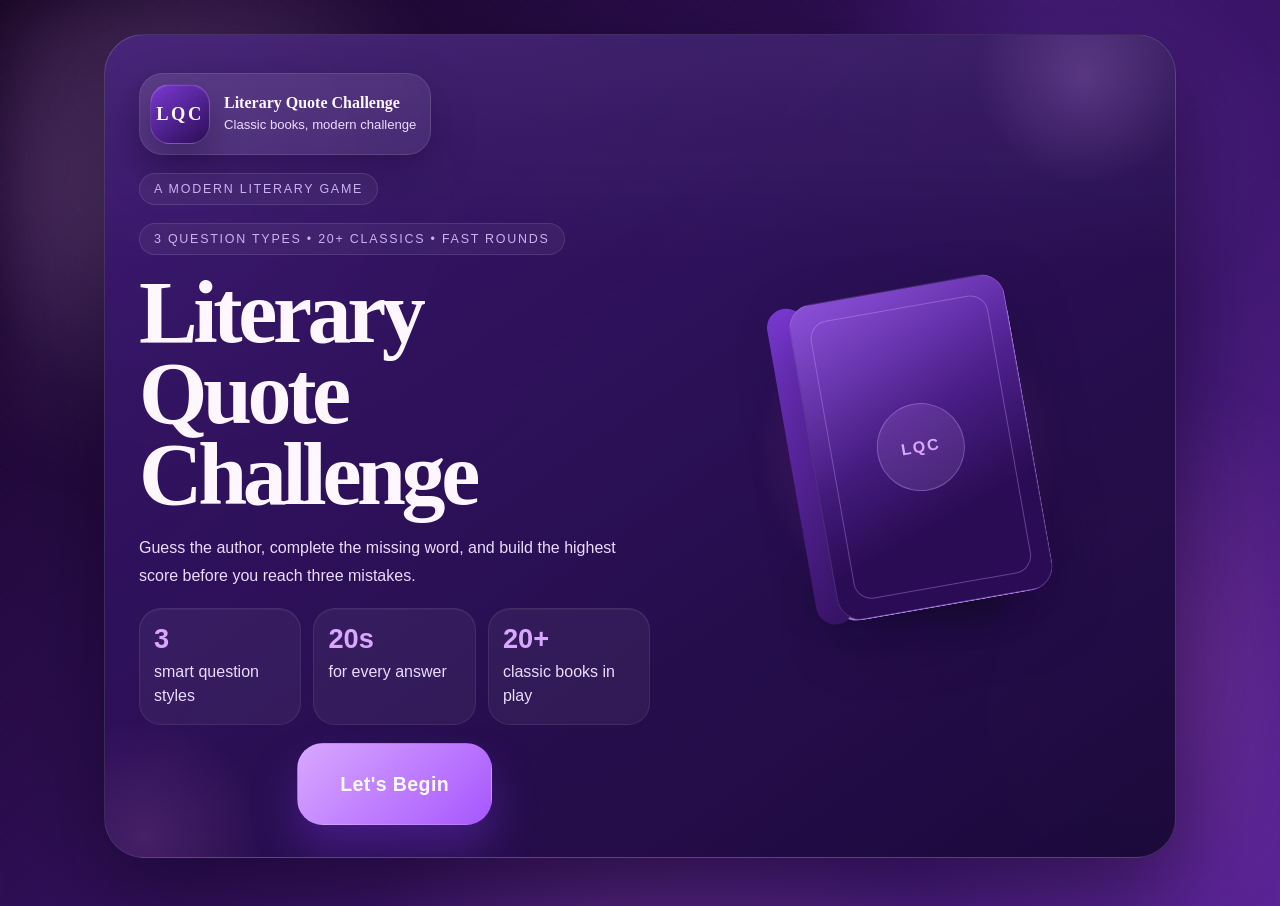
<file: index.html>
﻿<!DOCTYPE html>
<html lang="en">
<head>
  <meta charset="UTF-8" />
  <meta name="viewport" content="width=device-width, initial-scale=1.0" />
  <title>Literary Quote Challenge</title>
  <link rel="stylesheet" href="styles.css?v=20260602-4" />
</head>
<body class="page page-home">
  <main class="phone-shell phone-shell-home">
    <section class="screen-card landing-card">
      <div class="hero-copy">
        <div class="hero-brand" aria-label="Literary Quote Challenge logo">
          <div class="hero-brand-mark">
            <span>LQC</span>
          </div>
          <div class="hero-brand-text">
            <strong>Literary Quote Challenge</strong>
            <span>Classic books, modern challenge</span>
          </div>
        </div>

        <p class="topline">A modern literary game</p>
        <p class="hero-badge">3 question types &bull; 20+ classics &bull; fast rounds</p>
        <h1 class="game-name">Literary Quote Challenge</h1>
        <p class="page-copy">
          Guess the author, complete the missing word, and build the highest score before
          you reach three mistakes.
        </p>

        <div class="hero-highlights" aria-label="Game overview">
          <article class="highlight-card">
            <strong>3</strong>
            <span>smart question styles</span>
          </article>
          <article class="highlight-card">
            <strong>20s</strong>
            <span>for every answer</span>
          </article>
          <article class="highlight-card">
            <strong>20+</strong>
            <span>classic books in play</span>
          </article>
        </div>

        <div class="cta-row">
          <a class="primary-button hero-primary-button" href="login.html">Let's Begin</a>
        </div>
      </div>

      <div class="book-scene" aria-hidden="true">
        <div class="book-glow"></div>
        <div class="book-shadow"></div>
        <div class="big-book">
          <div class="big-book-back"></div>
          <div class="big-book-pages"></div>
          <div class="big-book-spine"></div>
          <div class="big-book-cover">
            <div class="book-frame"></div>
            <div class="book-seal">LQC</div>
          </div>
        </div>
      </div>
    </section>
  </main>
</body>
</html>
</file>
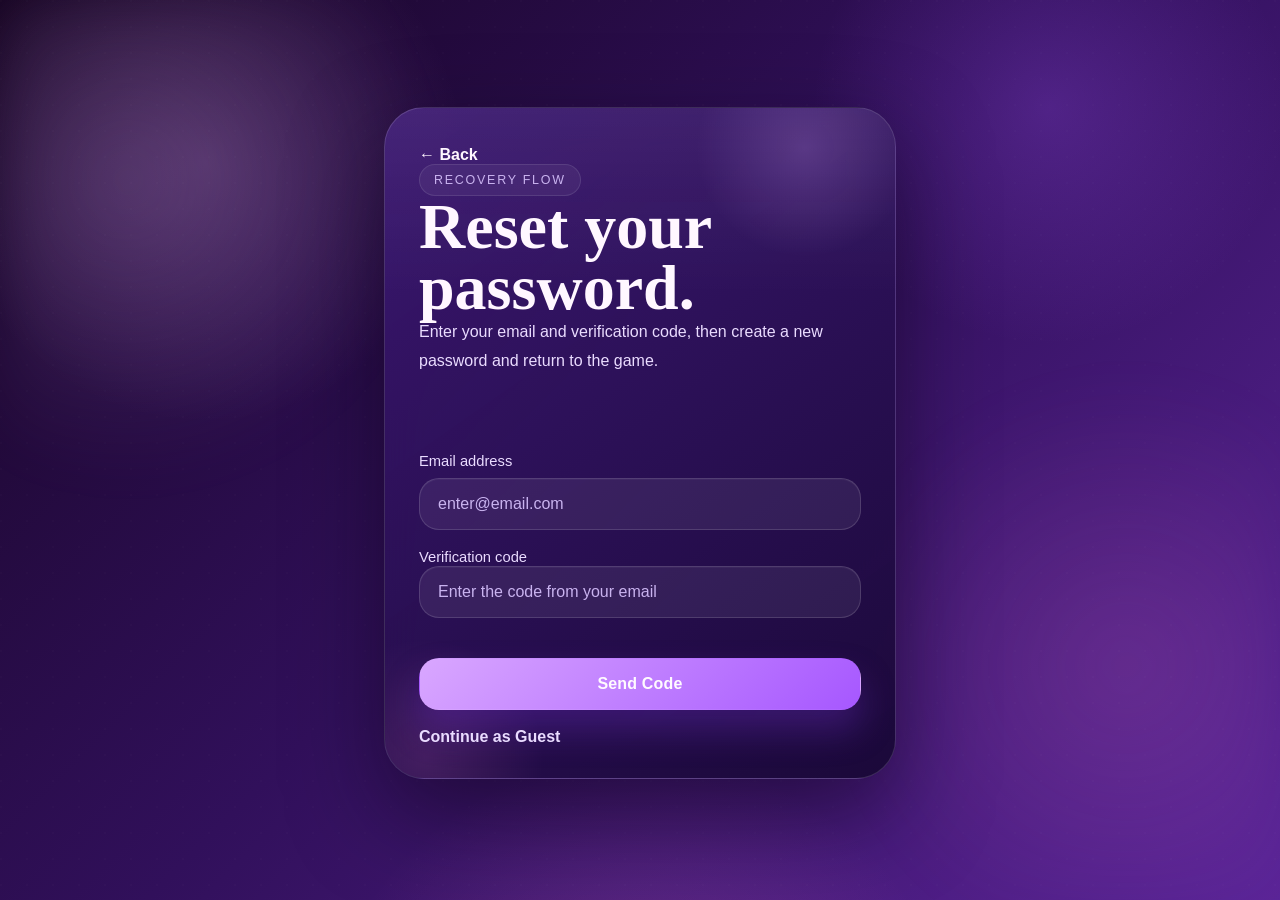
<file: forgot-password.html>
<!DOCTYPE html>
<html lang="en">
<head>
  <meta charset="UTF-8" />
  <meta name="viewport" content="width=device-width, initial-scale=1.0" />
  <title>Literary Quote Challenge | Reset Password</title>
  <link rel="stylesheet" href="styles.css?v=20260602-4" />
</head>
<body class="page page-auth">
  <main class="phone-shell">
    <section class="screen-card auth-card">
      <a class="back-link" href="login.html">&larr; Back</a>
      <p class="topline">Recovery flow</p>
      <h1 class="screen-title">Reset your password.</h1>
      <p class="page-copy left-copy">
        Enter your email and verification code, then create a new password and return to the game.
      </p>

      <form id="forgotForm" class="stack-form" data-redirect="login.html">
        <p class="form-message" id="forgotMessage"></p>

        <label class="field">
          <span>Email address</span>
          <input type="email" name="email" placeholder="enter@email.com" />
        </label>

        <label class="field" id="resetCodeField">
          <span>Verification code</span>
          <input type="text" name="resetCode" placeholder="Enter the code from your email" />
        </label>

        <label class="field" id="newPasswordField" style="display:none;">
          <span>New password</span>
          <input type="password" name="newPassword" placeholder="Enter a new password" />
        </label>

        <label class="field" id="confirmPasswordField" style="display:none;">
          <span>Confirm new password</span>
          <input type="password" name="confirmPassword" placeholder="Repeat your new password" />
        </label>

        <button class="primary-button" type="submit">Send Code</button>
      </form>

      <a class="guest-link" href="mode.html">Continue as Guest</a>
    </section>
  </main>

  <script src="script.js?v=20260602-3"></script>
</body>
</html>
</file>
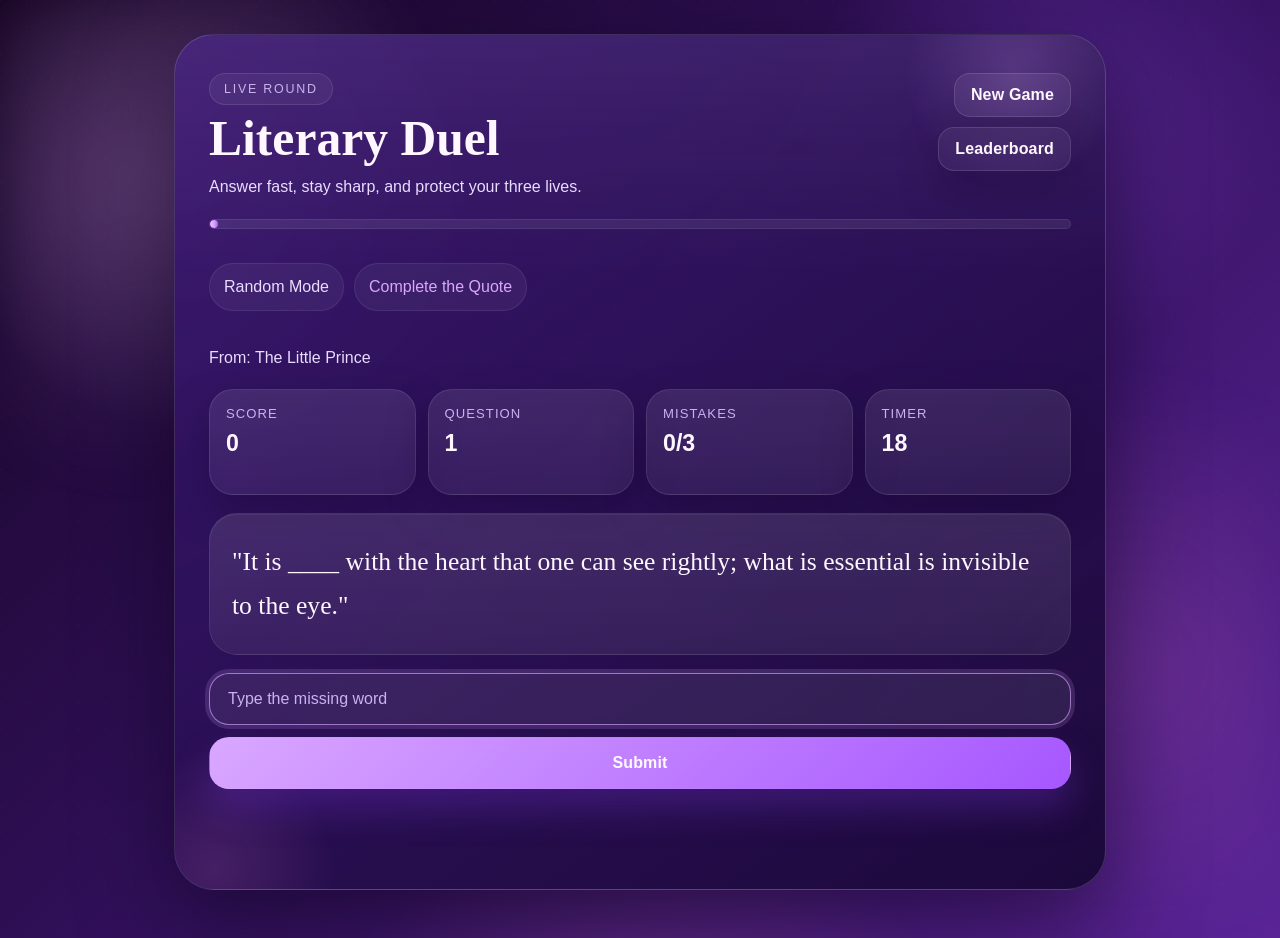
<file: game.html>
﻿<!DOCTYPE html>
<html lang="en">
<head>
  <meta charset="UTF-8" />
  <meta name="viewport" content="width=device-width, initial-scale=1.0" />
  <title>Literary Quote Challenge | Game</title>
  <link rel="stylesheet" href="styles.css?v=20260602-4" />
</head>
<body class="page page-game">
  <main class="phone-shell phone-shell-wide">
    <section class="screen-card game-card">
      <div class="game-top">
        <div class="screen-head-copy">
          <p class="topline">Live round</p>
          <h1 class="screen-title small-title">Literary Duel</h1>
          <p class="page-copy">Answer fast, stay sharp, and protect your three lives.</p>
        </div>

        <div class="top-button-stack">
          <a class="secondary-button small-button" href="mode.html">New Game</a>
          <a class="secondary-button small-button" href="leaderboard.html">Leaderboard</a>
        </div>
      </div>

      <div class="progress-shell" aria-hidden="true">
        <span class="progress-fill" id="roundProgressBar"></span>
      </div>

      <div class="question-pills">
        <p class="setup-pill" id="setupLabel">Random Mode</p>
        <p class="setup-pill alt-pill" id="questionTypeLabel">Quote -> Author</p>
      </div>

      <p class="question-source" id="questionSource">Get ready for the first challenge.</p>

      <aside class="hint-card hint-card-inline" id="hintCard" hidden>
        <span class="hint-label">AI Hint</span>
        <p id="hintText"></p>
      </aside>

      <div class="stats-row">
        <div class="stat-box">
          <span>Score</span>
          <strong id="scoreValue">0</strong>
        </div>
        <div class="stat-box">
          <span>Question</span>
          <strong id="roundValue">1</strong>
        </div>
        <div class="stat-box">
          <span>Mistakes</span>
          <strong id="mistakeValue">0/3</strong>
        </div>
        <div class="stat-box timer-box" id="timerBox">
          <span>Timer</span>
          <strong id="timerValue">20</strong>
        </div>
      </div>

      <div class="quote-panel">
        <p id="quoteText">Loading your first quote...</p>
      </div>

      <div class="answers-grid" id="answers"></div>

      <p class="game-feedback" id="gameFeedback"></p>

      <button class="primary-button" id="nextButton" type="button" hidden>Next Question</button>

      <div class="game-end-actions" id="endActions" hidden>
        <a class="secondary-button" href="leaderboard.html">View Leaderboard</a>
        <a class="primary-button action-button" href="mode.html">Play Again</a>
      </div>
    </section>
  </main>

  <script src="script.js?v=20260602-3"></script>
</body>
</html>
</file>
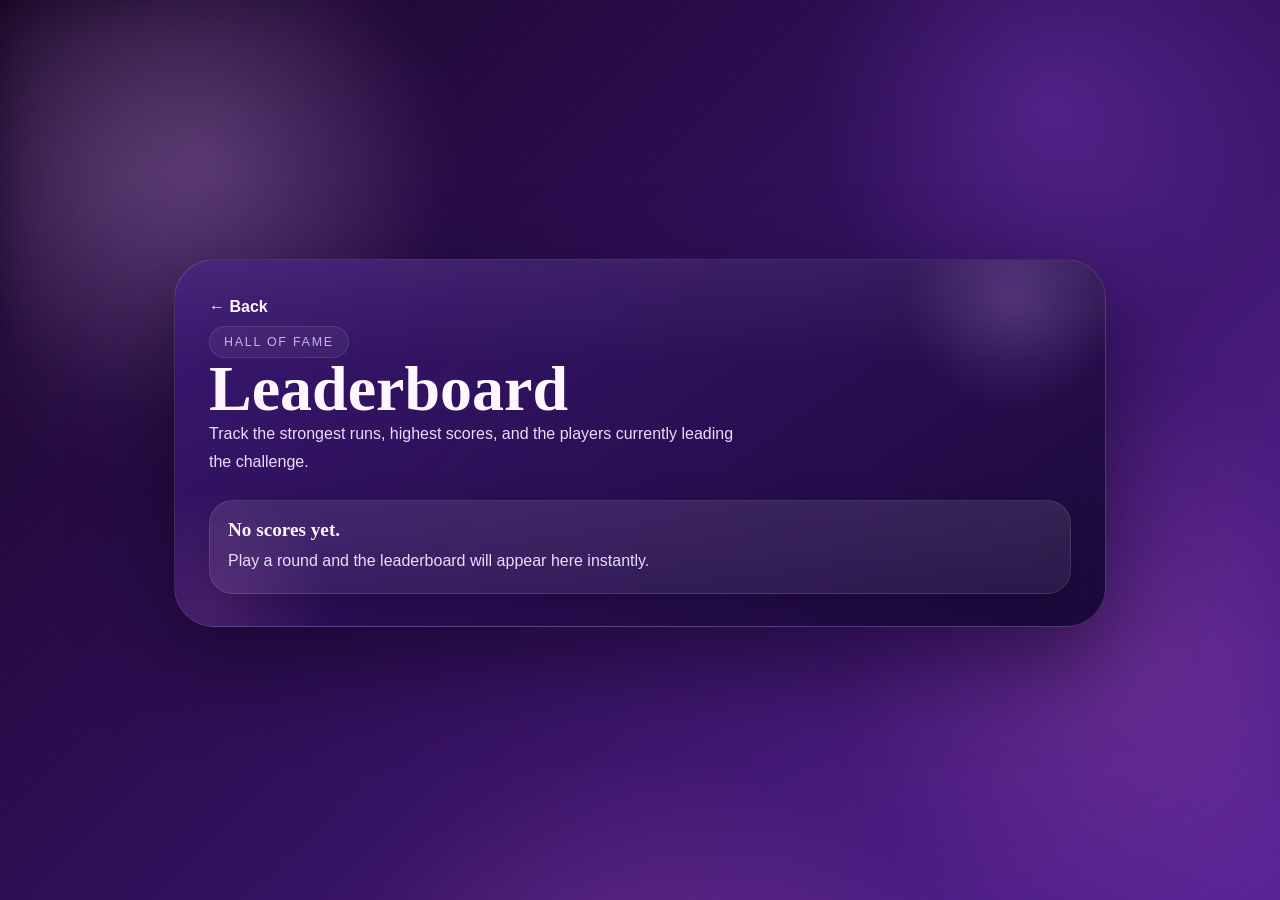
<file: leaderboard.html>
<!DOCTYPE html>
<html lang="en">
<head>
  <meta charset="UTF-8" />
  <meta name="viewport" content="width=device-width, initial-scale=1.0" />
  <title>Literary Quote Challenge | Leaderboard</title>
  <link rel="stylesheet" href="styles.css?v=20260602-4" />
</head>
<body class="page page-board">
  <main class="phone-shell phone-shell-wide">
    <section class="screen-card leaderboard-card">
      <div class="screen-head">
        <div class="screen-head-copy">
          <a class="back-link" href="mode.html">&larr; Back</a>
          <p class="topline">Hall of fame</p>
        </div>
      </div>

      <h1 class="screen-title">Leaderboard</h1>
      <p class="page-copy left-copy">
        Track the strongest runs, highest scores, and the players currently leading the challenge.
      </p>

      <div class="leaderboard-list" id="leaderboardList"></div>
    </section>
  </main>

  <script src="script.js?v=20260602-3"></script>
</body>
</html>
</file>
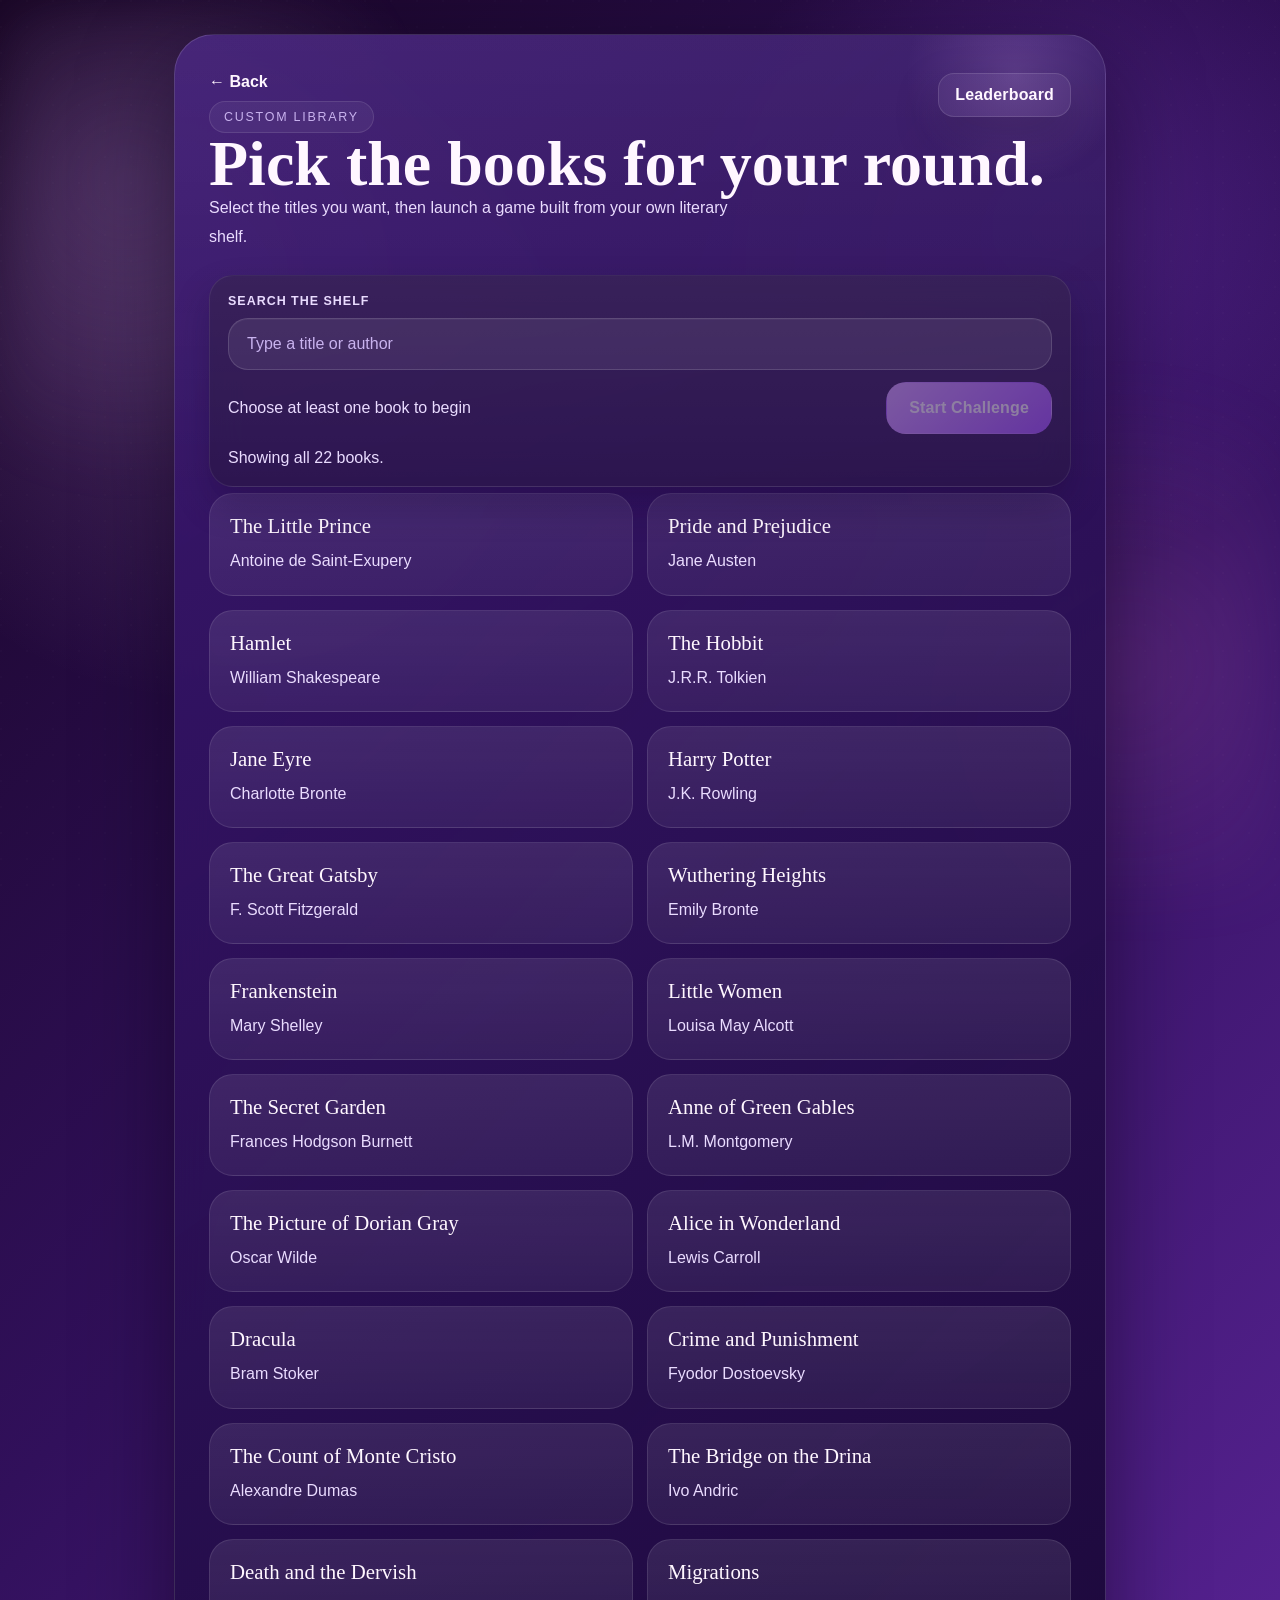
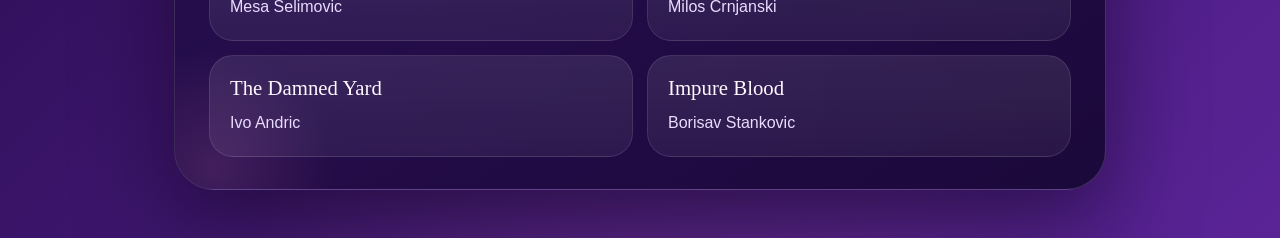
<file: library.html>
<!DOCTYPE html>
<html lang="en">
<head>
  <meta charset="UTF-8" />
  <meta name="viewport" content="width=device-width, initial-scale=1.0" />
  <title>Literary Quote Challenge | Pick Your Books</title>
  <link rel="stylesheet" href="styles.css?v=20260602-4" />
</head>
<body class="page page-library">
  <main class="phone-shell phone-shell-wide">
    <section class="screen-card library-card">
      <div class="screen-head">
        <div class="screen-head-copy">
          <a class="back-link" href="mode.html">&larr; Back</a>
          <p class="topline">Custom library</p>
        </div>
        <a class="secondary-button small-button" href="leaderboard.html">Leaderboard</a>
      </div>

      <h1 class="screen-title">Pick the books for your round.</h1>
      <p class="page-copy left-copy">
        Select the titles you want, then launch a game built from your own literary shelf.
      </p>

      <div class="library-toolbar">
        <label class="library-search" for="bookSearchInput">
          <span class="library-search-label">Search the shelf</span>
          <input
            class="library-search-input"
            id="bookSearchInput"
            type="search"
            placeholder="Type a title or author"
            autocomplete="off"
          />
        </label>

        <div class="selection-bar selection-bar-top">
          <p class="selection-note" id="selectionNote">Choose at least one book to begin</p>
          <button class="primary-button" id="startSelectedButton" type="button" disabled>Start Challenge</button>
        </div>

        <p class="search-status" id="searchStatus">Showing all available books.</p>
      </div>

      <div class="book-grid" id="bookGrid">
        <button class="book-card" data-book-id="little-prince" type="button">
          <span class="book-title">The Little Prince</span>
          <span class="book-author">Antoine de Saint-Exupery</span>
        </button>
        <button class="book-card" data-book-id="pride-prejudice" type="button">
          <span class="book-title">Pride and Prejudice</span>
          <span class="book-author">Jane Austen</span>
        </button>
        <button class="book-card" data-book-id="hamlet" type="button">
          <span class="book-title">Hamlet</span>
          <span class="book-author">William Shakespeare</span>
        </button>
        <button class="book-card" data-book-id="hobbit" type="button">
          <span class="book-title">The Hobbit</span>
          <span class="book-author">J.R.R. Tolkien</span>
        </button>
        <button class="book-card" data-book-id="jane-eyre" type="button">
          <span class="book-title">Jane Eyre</span>
          <span class="book-author">Charlotte Bronte</span>
        </button>
        <button class="book-card" data-book-id="harry-potter" type="button">
          <span class="book-title">Harry Potter</span>
          <span class="book-author">J.K. Rowling</span>
        </button>
        <button class="book-card" data-book-id="great-gatsby" type="button">
          <span class="book-title">The Great Gatsby</span>
          <span class="book-author">F. Scott Fitzgerald</span>
        </button>
        <button class="book-card" data-book-id="wuthering-heights" type="button">
          <span class="book-title">Wuthering Heights</span>
          <span class="book-author">Emily Bronte</span>
        </button>
        <button class="book-card" data-book-id="frankenstein" type="button">
          <span class="book-title">Frankenstein</span>
          <span class="book-author">Mary Shelley</span>
        </button>
        <button class="book-card" data-book-id="little-women" type="button">
          <span class="book-title">Little Women</span>
          <span class="book-author">Louisa May Alcott</span>
        </button>
        <button class="book-card" data-book-id="secret-garden" type="button">
          <span class="book-title">The Secret Garden</span>
          <span class="book-author">Frances Hodgson Burnett</span>
        </button>
        <button class="book-card" data-book-id="anne-green-gables" type="button">
          <span class="book-title">Anne of Green Gables</span>
          <span class="book-author">L.M. Montgomery</span>
        </button>
        <button class="book-card" data-book-id="dorian-gray" type="button">
          <span class="book-title">The Picture of Dorian Gray</span>
          <span class="book-author">Oscar Wilde</span>
        </button>
        <button class="book-card" data-book-id="alice-wonderland" type="button">
          <span class="book-title">Alice in Wonderland</span>
          <span class="book-author">Lewis Carroll</span>
        </button>
        <button class="book-card" data-book-id="dracula" type="button">
          <span class="book-title">Dracula</span>
          <span class="book-author">Bram Stoker</span>
        </button>
        <button class="book-card" data-book-id="crime-punishment" type="button">
          <span class="book-title">Crime and Punishment</span>
          <span class="book-author">Fyodor Dostoevsky</span>
        </button>
        <button class="book-card" data-book-id="count-monte-cristo" type="button">
          <span class="book-title">The Count of Monte Cristo</span>
          <span class="book-author">Alexandre Dumas</span>
        </button>
        <button class="book-card" data-book-id="na-drini-cuprija" type="button">
          <span class="book-title">The Bridge on the Drina</span>
          <span class="book-author">Ivo Andric</span>
        </button>
        <button class="book-card" data-book-id="dervis-i-smrt" type="button">
          <span class="book-title">Death and the Dervish</span>
          <span class="book-author">Mesa Selimovic</span>
        </button>
        <button class="book-card" data-book-id="seobe" type="button">
          <span class="book-title">Migrations</span>
          <span class="book-author">Milos Crnjanski</span>
        </button>
        <button class="book-card" data-book-id="prokleta-avlija" type="button">
          <span class="book-title">The Damned Yard</span>
          <span class="book-author">Ivo Andric</span>
        </button>
        <button class="book-card" data-book-id="necista-krv" type="button">
          <span class="book-title">Impure Blood</span>
          <span class="book-author">Borisav Stankovic</span>
        </button>
      </div>
      <p class="empty-search-state" id="emptySearchState" hidden>No books match that search yet.</p>
    </section>
  </main>

  <script src="script.js?v=20260602-3"></script>
</body>
</html>
</file>
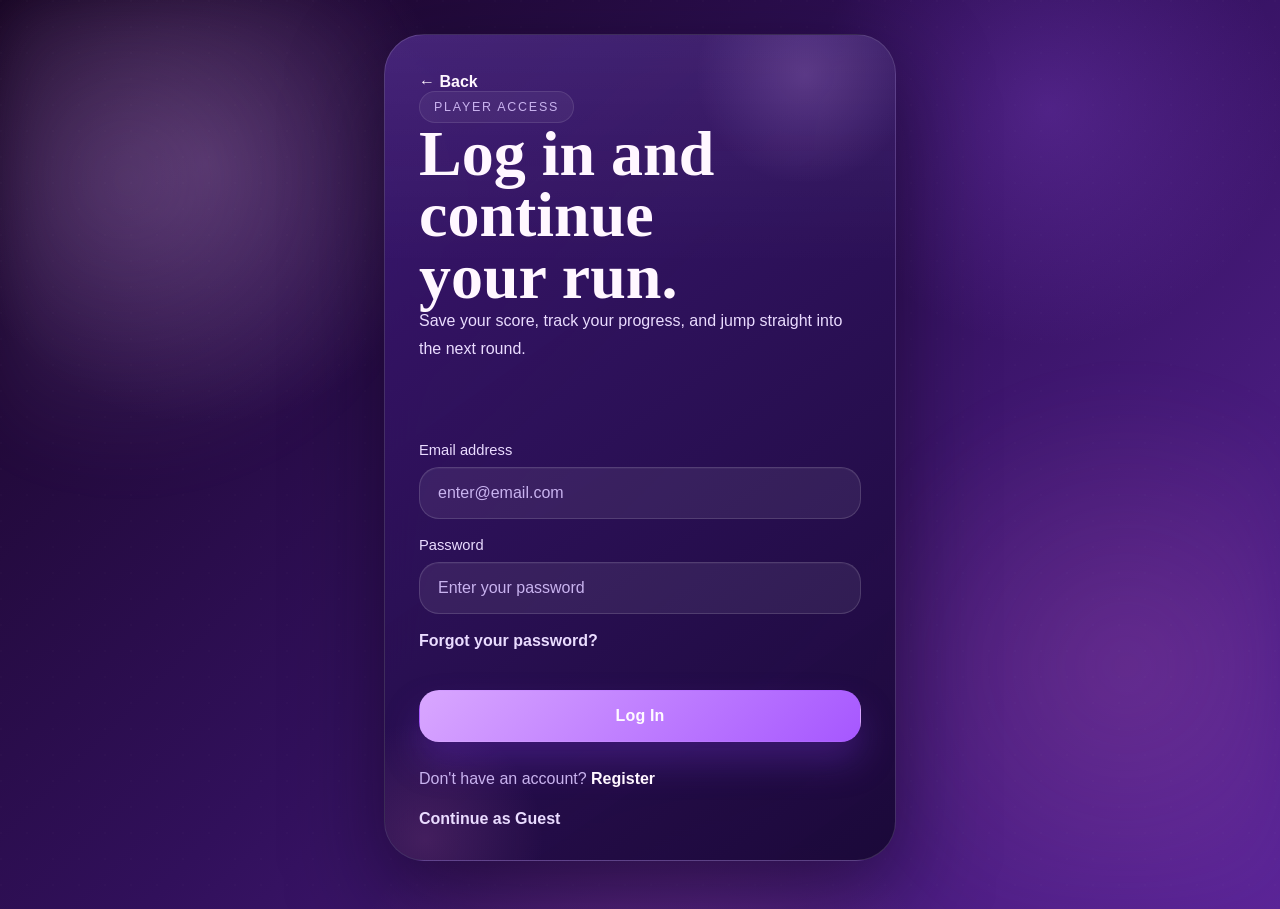
<file: login.html>
<!DOCTYPE html>
<html lang="en">
<head>
  <meta charset="UTF-8" />
  <meta name="viewport" content="width=device-width, initial-scale=1.0" />
  <title>Literary Quote Challenge | Log In</title>
  <link rel="stylesheet" href="styles.css?v=20260602-4" />
</head>
<body class="page page-auth">
  <main class="phone-shell">
    <section class="screen-card auth-card">
      <a class="back-link" href="index.html">&larr; Back</a>
      <p class="topline">Player access</p>
      <h1 class="screen-title">Log in and continue your run.</h1>
      <p class="page-copy left-copy">
        Save your score, track your progress, and jump straight into the next round.
      </p>

      <form id="loginForm" class="stack-form" data-redirect="mode.html">
        <p class="form-message" id="loginMessage"></p>

        <label class="field">
          <span>Email address</span>
          <input type="email" name="email" placeholder="enter@email.com" />
        </label>

        <label class="field">
          <span>Password</span>
          <input type="password" name="password" placeholder="Enter your password" />
        </label>

        <a class="text-link subtle-link" href="forgot-password.html">Forgot your password?</a>

        <button class="primary-button" type="submit">Log In</button>
      </form>

      <p class="inline-note">
        Don't have an account?
        <a class="text-link" href="signup.html">Register</a>
      </p>

      <a class="guest-link" href="mode.html">Continue as Guest</a>
    </section>
  </main>

  <script src="script.js?v=20260602-3"></script>
</body>
</html>
</file>
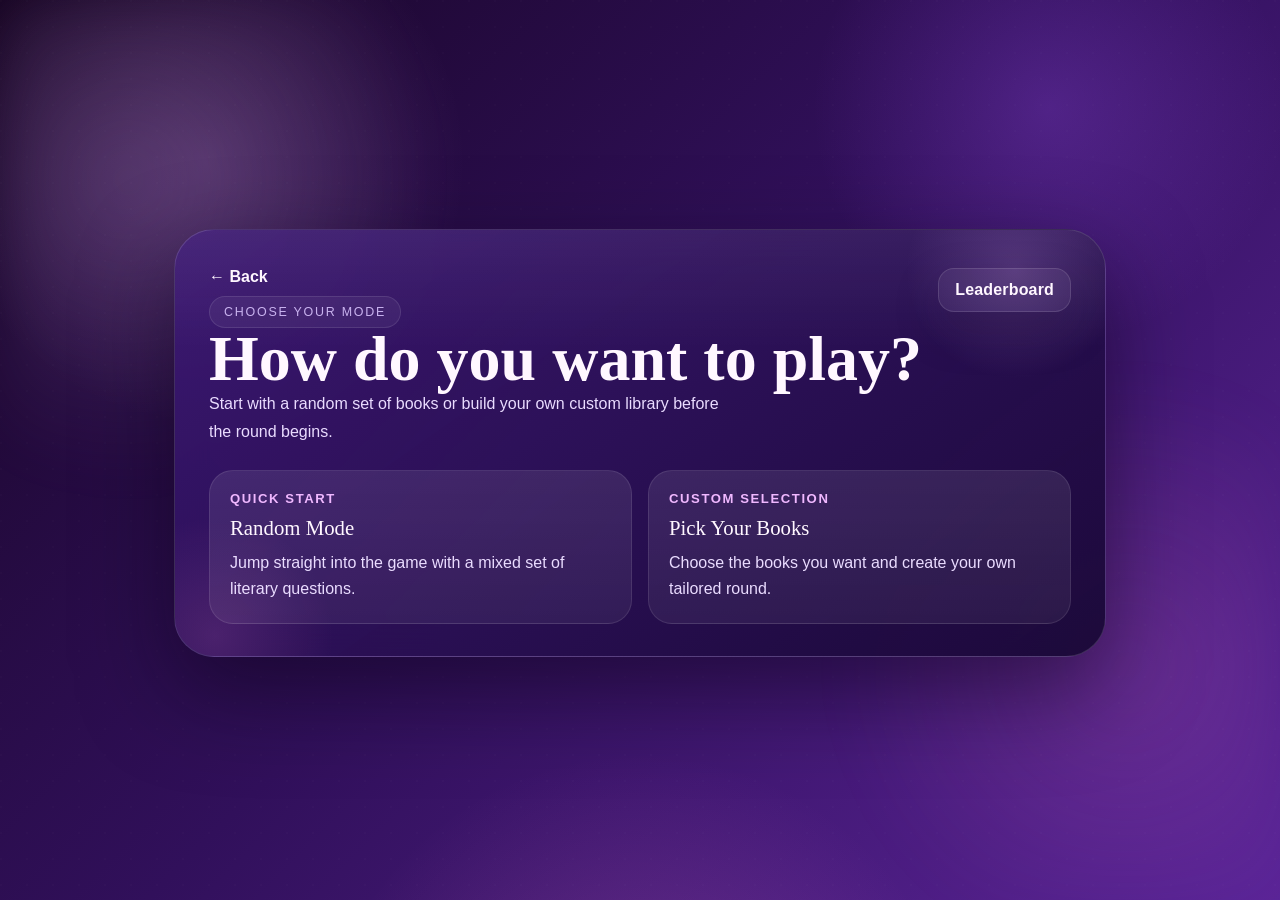
<file: mode.html>
<!DOCTYPE html>
<html lang="en">
<head>
  <meta charset="UTF-8" />
  <meta name="viewport" content="width=device-width, initial-scale=1.0" />
  <title>Literary Quote Challenge | Choose Mode</title>
  <link rel="stylesheet" href="styles.css?v=20260602-4" />
</head>
<body class="page page-mode">
  <main class="phone-shell phone-shell-wide">
    <section class="screen-card mode-card">
      <div class="screen-head">
        <div class="screen-head-copy">
          <a class="back-link" href="login.html">&larr; Back</a>
          <p class="topline">Choose your mode</p>
        </div>
        <a class="secondary-button small-button" href="leaderboard.html">Leaderboard</a>
      </div>

      <h1 class="screen-title">How do you want to play?</h1>
      <p class="page-copy left-copy">
        Start with a random set of books or build your own custom library before the round begins.
      </p>

      <div class="choice-stack">
        <button class="choice-card" id="randomChoiceButton" type="button">
          <span class="choice-kicker">Quick start</span>
          <span class="choice-title">Random Mode</span>
          <span class="choice-copy">Jump straight into the game with a mixed set of literary questions.</span>
        </button>

        <a class="choice-card choice-link" href="library.html">
          <span class="choice-kicker">Custom selection</span>
          <span class="choice-title">Pick Your Books</span>
          <span class="choice-copy">Choose the books you want and create your own tailored round.</span>
        </a>
      </div>
    </section>
  </main>

  <script src="script.js?v=20260602-3"></script>
</body>
</html>
</file>
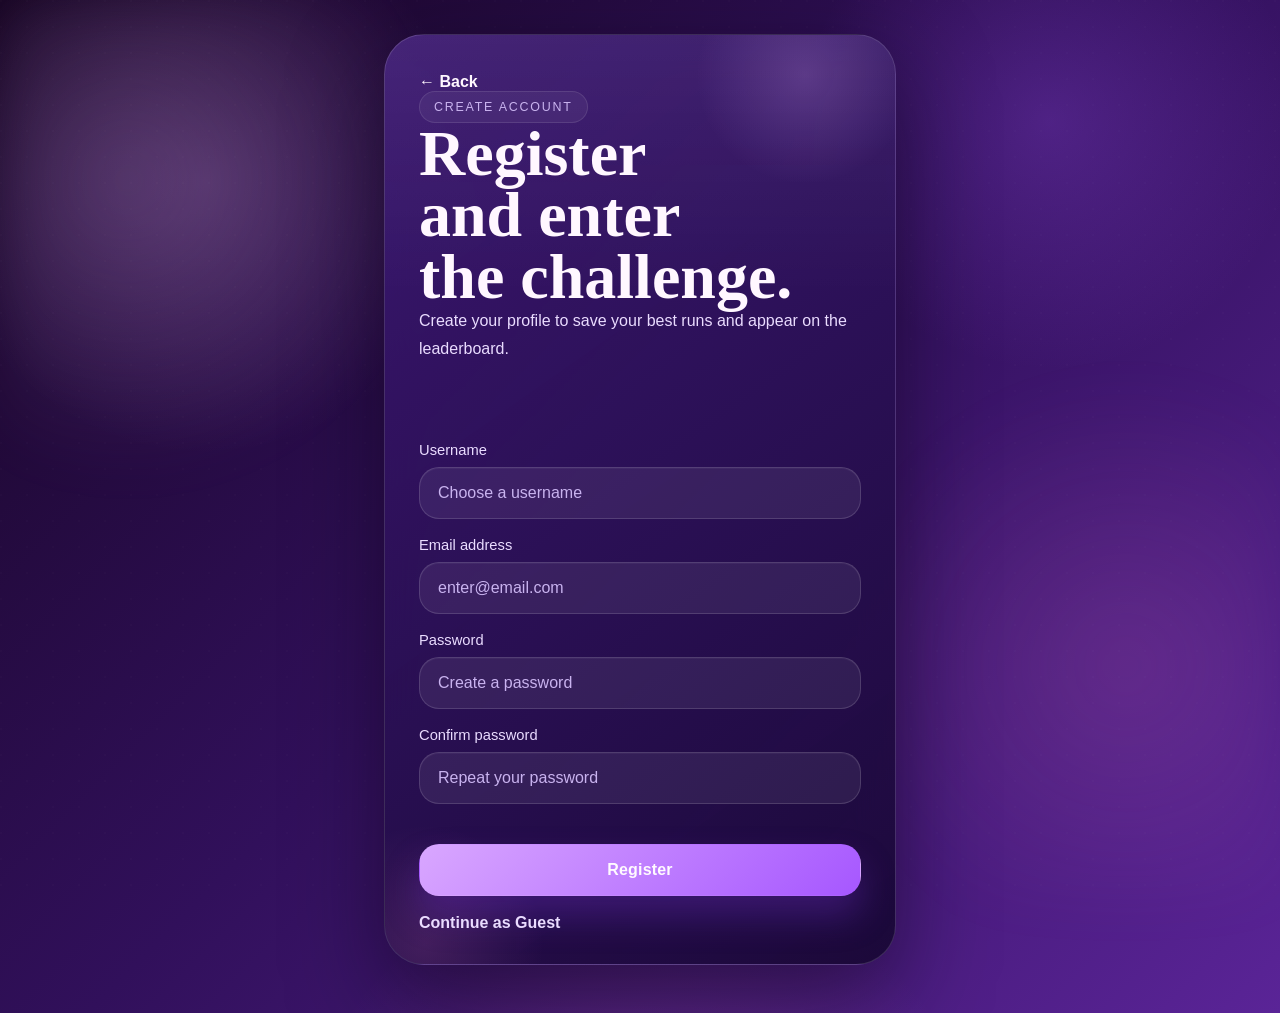
<file: signup.html>
<!DOCTYPE html>
<html lang="en">
<head>
  <meta charset="UTF-8" />
  <meta name="viewport" content="width=device-width, initial-scale=1.0" />
  <title>Literary Quote Challenge | Register</title>
  <link rel="stylesheet" href="styles.css?v=20260602-4" />
</head>
<body class="page page-auth">
  <main class="phone-shell">
    <section class="screen-card auth-card">
      <a class="back-link" href="login.html">&larr; Back</a>
      <p class="topline">Create account</p>
      <h1 class="screen-title">Register and enter the challenge.</h1>
      <p class="page-copy left-copy">
        Create your profile to save your best runs and appear on the leaderboard.
      </p>

      <form id="signupForm" class="stack-form" data-redirect="mode.html">
        <p class="form-message" id="signupMessage"></p>

        <label class="field">
          <span>Username</span>
          <input type="text" name="username" placeholder="Choose a username" />
        </label>

        <label class="field">
          <span>Email address</span>
          <input type="email" name="email" placeholder="enter@email.com" />
        </label>

        <label class="field">
          <span>Password</span>
          <input type="password" name="password" placeholder="Create a password" />
        </label>

        <label class="field">
          <span>Confirm password</span>
          <input type="password" name="confirmPassword" placeholder="Repeat your password" />
        </label>

        <button class="primary-button" type="submit">Register</button>
      </form>

      <a class="guest-link" href="mode.html">Continue as Guest</a>
    </section>
  </main>

  <script src="script.js?v=20260602-3"></script>
</body>
</html>
</file>
<file: styles.css>
:root {
  --bg-night: #170523;
  --bg-deep: #31105b;
  --bg-aqua: #5a2497;
  --panel-top: rgba(60, 24, 116, 0.92);
  --panel-bottom: rgba(25, 8, 54, 0.95);
  --panel-border: rgba(255, 255, 255, 0.14);
  --panel-edge: rgba(255, 255, 255, 0.08);
  --text-main: #fff7ff;
  --text-soft: #eadcff;
  --text-muted: #c9b3ef;
  --field-bg: rgba(255, 255, 255, 0.07);
  --field-border: rgba(255, 255, 255, 0.14);
  --surface-soft: rgba(255, 255, 255, 0.08);
  --surface-mid: rgba(255, 255, 255, 0.12);
  --surface-strong: rgba(27, 10, 52, 0.62);
  --accent: #d9a7ff;
  --accent-strong: #a657ff;
  --accent-cool: #f0b8ff;
  --accent-rose: #ff88dc;
  --success: rgba(191, 142, 255, 0.24);
  --danger: rgba(255, 136, 220, 0.18);
  --shadow-main: 0 34px 90px rgba(10, 2, 20, 0.5);
  --shadow-soft: 0 18px 44px rgba(18, 4, 36, 0.3);
}

* {
  box-sizing: border-box;
}

[hidden] {
  display: none !important;
}

html,
body {
  margin: 0;
  min-height: 100%;
}

body {
  position: relative;
  overflow-x: hidden;
  font-family: "Trebuchet MS", "Lucida Sans Unicode", "Segoe UI", sans-serif;
  color: var(--text-main);
  background:
    radial-gradient(circle at 16% 18%, rgba(240, 184, 255, 0.18), transparent 20%),
    radial-gradient(circle at 82% 12%, rgba(166, 87, 255, 0.24), transparent 18%),
    radial-gradient(circle at 50% 120%, rgba(255, 136, 220, 0.2), transparent 26%),
    linear-gradient(135deg, var(--bg-night) 0%, var(--bg-deep) 48%, var(--bg-aqua) 100%);
}

body::before,
body::after {
  content: "";
  position: fixed;
  inset: 0;
  pointer-events: none;
  z-index: 0;
}

body::before {
  background:
    radial-gradient(circle at 1px 1px, rgba(255, 255, 255, 0.08) 1px, transparent 0),
    repeating-linear-gradient(
      90deg,
      transparent 0,
      transparent 118px,
      rgba(255, 255, 255, 0.02) 118px,
      rgba(255, 255, 255, 0.02) 119px
    );
  background-size: 26px 26px, auto;
  opacity: 0.2;
}

body::after {
  background:
    radial-gradient(circle at 10% 20%, rgba(217, 167, 255, 0.18), transparent 22%),
    radial-gradient(circle at 88% 74%, rgba(255, 136, 220, 0.14), transparent 22%);
  filter: blur(28px);
}

a,
button,
input {
  font: inherit;
}

.page {
  position: relative;
  min-height: 100vh;
  isolation: isolate;
}

.phone-shell {
  position: relative;
  z-index: 1;
  width: min(100%, 560px);
  min-height: 100vh;
  margin: 0 auto;
  padding: 24px 18px 42px;
  display: grid;
  align-items: center;
}

.phone-shell-wide {
  width: min(100%, 980px);
}

.phone-shell-home {
  width: min(100%, 1120px);
}

.screen-card {
  position: relative;
  overflow: hidden;
  padding: 30px 20px 26px;
  border: 1px solid var(--panel-border);
  border-radius: 34px;
  background:
    linear-gradient(180deg, rgba(255, 255, 255, 0.06), transparent 28%),
    linear-gradient(145deg, var(--panel-top), var(--panel-bottom));
  box-shadow: var(--shadow-main);
  backdrop-filter: blur(18px);
  animation: riseIn 700ms ease both;
}

.screen-card > * {
  position: relative;
  z-index: 1;
}

.screen-card::before,
.screen-card::after {
  content: "";
  position: absolute;
  border-radius: 999px;
  pointer-events: none;
}

.screen-card::before {
  top: -70px;
  right: -20px;
  width: 220px;
  height: 220px;
  background: radial-gradient(circle, rgba(217, 167, 255, 0.2), transparent 70%);
}

.screen-card::after {
  left: -80px;
  bottom: -100px;
  width: 240px;
  height: 240px;
  background: radial-gradient(circle, rgba(255, 136, 220, 0.14), transparent 70%);
}

.landing-card {
  display: grid;
  gap: 28px;
  text-align: left;
}

.screen-head {
  display: flex;
  align-items: flex-start;
  justify-content: space-between;
  gap: 16px;
}

.screen-head-copy {
  display: grid;
  gap: 10px;
}

.hero-copy {
  display: grid;
  gap: 18px;
  align-content: center;
}

.hero-brand {
  width: fit-content;
  max-width: 100%;
  display: inline-flex;
  align-items: center;
  gap: 14px;
  padding: 10px 14px 10px 10px;
  border: 1px solid rgba(255, 255, 255, 0.1);
  border-radius: 24px;
  background:
    linear-gradient(135deg, rgba(255, 255, 255, 0.08), rgba(255, 255, 255, 0.03)),
    rgba(255, 255, 255, 0.04);
  box-shadow: var(--shadow-soft);
}

.hero-brand-mark {
  width: 60px;
  height: 60px;
  flex-shrink: 0;
  display: grid;
  place-items: center;
  border-radius: 20px;
  background:
    linear-gradient(145deg, rgba(123, 57, 212, 0.98), rgba(42, 12, 84, 0.98));
  border: 1px solid rgba(217, 167, 255, 0.26);
  box-shadow:
    inset 0 1px 0 rgba(255, 255, 255, 0.12),
    0 16px 30px rgba(25, 8, 54, 0.32);
}

.hero-brand-mark span {
  color: #fffaff;
  font-family: "Palatino Linotype", "Book Antiqua", Georgia, serif;
  font-size: 1.15rem;
  font-weight: 800;
  letter-spacing: 0.14em;
}

.hero-brand-text {
  min-width: 0;
  display: grid;
  gap: 4px;
}

.hero-brand-text strong {
  font-family: "Palatino Linotype", "Book Antiqua", Georgia, serif;
  font-size: 1rem;
  line-height: 1.15;
}

.hero-brand-text span {
  color: var(--text-soft);
  font-size: 0.82rem;
  line-height: 1.4;
}

.hero-badge,
.topline {
  width: fit-content;
  max-width: 100%;
  margin: 0;
  padding: 8px 14px;
  border: 1px solid rgba(255, 255, 255, 0.1);
  border-radius: 999px;
  background: rgba(255, 255, 255, 0.05);
  color: var(--text-muted);
  font-size: 0.78rem;
  letter-spacing: 0.14em;
  text-transform: uppercase;
}

.book-scene {
  position: relative;
  min-height: 250px;
  display: grid;
  place-items: center;
}

.book-glow {
  position: absolute;
  width: min(100%, 320px);
  aspect-ratio: 1;
  border-radius: 50%;
  background:
    radial-gradient(circle, rgba(217, 167, 255, 0.42), transparent 46%),
    radial-gradient(circle, rgba(255, 136, 220, 0.24), transparent 68%);
  filter: blur(8px);
}

.book-shadow {
  position: absolute;
  bottom: 26px;
  width: 190px;
  height: 34px;
  border-radius: 999px;
  background: rgba(4, 11, 20, 0.58);
  filter: blur(16px);
}

.big-book {
  position: relative;
  width: 178px;
  height: 242px;
  transform: rotate(-10deg);
  animation: floatBook 5.8s ease-in-out infinite;
}

.big-book-back,
.big-book-pages,
.big-book-spine,
.big-book-cover {
  position: absolute;
  border-radius: 24px;
}

.big-book-back {
  inset: 18px 0 0 18px;
  background: linear-gradient(180deg, #f2dfff, #be8cff);
}

.big-book-pages {
  inset: 12px 12px 0 32px;
  border-radius: 16px 20px 20px 16px;
  background:
    repeating-linear-gradient(
      180deg,
      #fff8ff 0,
      #fff8ff 11px,
      #f0defd 11px,
      #f0defd 12px
    );
}

.big-book-spine {
  inset: 0 auto 0 0;
  width: 38px;
  background: linear-gradient(180deg, #7b39d4, #3d166f);
  box-shadow: inset -1px 0 0 rgba(255, 255, 255, 0.08);
}

.big-book-cover {
  inset: 0 0 0 22px;
  border: 1px solid rgba(255, 255, 255, 0.12);
  background:
    linear-gradient(150deg, rgba(255, 255, 255, 0.12), transparent 44%),
    linear-gradient(160deg, #7b39d4, #2a0c54 70%);
  box-shadow: 0 24px 56px rgba(21, 4, 44, 0.34);
}

.book-frame {
  position: absolute;
  inset: 18px;
  border: 1px solid rgba(217, 167, 255, 0.34);
  border-radius: 18px;
}

.book-seal {
  position: absolute;
  left: 50%;
  top: 50%;
  transform: translate(-50%, -50%);
  width: 88px;
  height: 88px;
  display: grid;
  place-items: center;
  border-radius: 999px;
  background: rgba(217, 167, 255, 0.14);
  border: 1px solid rgba(217, 167, 255, 0.32);
  color: var(--accent);
  font-weight: 800;
  letter-spacing: 0.12em;
}

.game-name,
.screen-title,
.choice-title,
.book-title,
.leaderboard-main strong,
.quote-panel p {
  font-family: "Palatino Linotype", "Book Antiqua", Georgia, serif;
}

.game-name {
  margin: 0;
  max-width: 10ch;
  font-size: clamp(3rem, 7vw, 5.5rem);
  line-height: 0.92;
  letter-spacing: -0.05em;
  text-wrap: balance;
}

.screen-title {
  margin: 0;
  font-size: clamp(2.2rem, 6vw, 4rem);
  line-height: 0.96;
  text-wrap: balance;
}

.small-title {
  font-size: clamp(2rem, 5vw, 3.1rem);
}

.page-copy {
  margin: 0;
  max-width: 60ch;
  color: var(--text-soft);
  font-size: 1rem;
  line-height: 1.76;
}

.left-copy {
  margin-bottom: 24px;
}

.hero-highlights {
  display: grid;
  grid-template-columns: repeat(3, minmax(0, 1fr));
  gap: 12px;
}

.highlight-card {
  padding: 16px 14px;
  border: 1px solid rgba(255, 255, 255, 0.08);
  border-radius: 22px;
  background: rgba(255, 255, 255, 0.05);
  box-shadow: inset 0 1px 0 rgba(255, 255, 255, 0.05);
}

.highlight-card strong {
  display: block;
  color: var(--accent);
  font-size: 1.7rem;
  line-height: 1;
}

.highlight-card span {
  display: block;
  margin-top: 8px;
  color: var(--text-soft);
  line-height: 1.5;
}

.cta-row {
  display: flex;
  flex-wrap: wrap;
  gap: 14px;
}

.page-home .cta-row {
  width: 100%;
  display: grid;
  place-items: center;
}

.primary-button,
.secondary-button {
  display: inline-flex;
  align-items: center;
  justify-content: center;
  gap: 10px;
  padding: 16px 22px;
  border-radius: 20px;
  border: 1px solid transparent;
  text-decoration: none;
  font-weight: 700;
  letter-spacing: 0.01em;
  cursor: pointer;
  transition:
    transform 180ms ease,
    box-shadow 180ms ease,
    border-color 180ms ease,
    background 180ms ease,
    opacity 180ms ease;
}

.primary-button {
  width: 100%;
  margin-top: 22px;
  color: #fffaff;
  background: linear-gradient(135deg, var(--accent), var(--accent-strong));
  box-shadow: 0 20px 34px rgba(107, 48, 196, 0.34);
}

.hero-primary-button {
  align-self: center;
  width: min(100%, 360px);
  min-height: 82px;
  margin-inline: auto;
  padding: 24px 42px;
  border-radius: 26px;
  font-size: 1.22rem;
  font-weight: 800;
  letter-spacing: 0.02em;
  box-shadow: 0 26px 44px rgba(107, 48, 196, 0.42);
}

.secondary-button {
  color: var(--text-main);
  background: rgba(255, 255, 255, 0.05);
  border-color: rgba(255, 255, 255, 0.12);
  box-shadow: var(--shadow-soft);
}

.small-button {
  padding: 12px 16px;
  border-radius: 16px;
  white-space: nowrap;
}

.action-button {
  width: auto;
  margin-top: 0;
}

.cta-row .primary-button,
.cta-row .secondary-button,
.selection-bar .primary-button,
.game-end-actions .primary-button,
.game-end-actions .secondary-button {
  width: auto;
  margin-top: 0;
}

.primary-button:hover,
.secondary-button:hover,
.choice-card:hover,
.book-card:hover,
.answer-button:hover,
.leaderboard-item:hover {
  transform: translateY(-4px);
}

.primary-button:hover {
  box-shadow: 0 26px 40px rgba(107, 48, 196, 0.42);
}

.primary-button:disabled {
  cursor: not-allowed;
  opacity: 0.45;
  transform: none;
  box-shadow: none;
}

.back-link,
.text-link,
.guest-link {
  color: var(--text-main);
  text-decoration: none;
}

.back-link {
  width: fit-content;
  font-weight: 700;
}

.back-link:hover,
.text-link:hover,
.guest-link:hover {
  opacity: 0.84;
}

.stack-form {
  display: grid;
  gap: 18px;
}

.field {
  display: grid;
  gap: 9px;
}

.field span {
  color: var(--text-soft);
  font-size: 0.92rem;
}

.field input,
.answer-input,
.library-search-input {
  width: 100%;
  padding: 16px 18px;
  border: 1px solid var(--field-border);
  border-radius: 20px;
  outline: none;
  color: var(--text-main);
  background: var(--field-bg);
  box-shadow: inset 0 1px 0 rgba(255, 255, 255, 0.04);
  transition: border-color 160ms ease, box-shadow 160ms ease, background 160ms ease;
}

.field input::placeholder,
.answer-input::placeholder,
.library-search-input::placeholder {
  color: var(--text-muted);
}

.field input:focus,
.answer-input:focus,
.library-search-input:focus {
  border-color: rgba(217, 167, 255, 0.65);
  background: rgba(255, 255, 255, 0.08);
  box-shadow: 0 0 0 4px rgba(217, 167, 255, 0.16);
}

.text-link {
  font-weight: 700;
}

.subtle-link {
  color: var(--text-soft);
}

.inline-note {
  margin: 24px 0 0;
  color: var(--text-muted);
  line-height: 1.6;
}

.guest-link {
  display: inline-block;
  margin-top: 18px;
  color: var(--text-soft);
  font-weight: 700;
}

.choice-stack {
  display: grid;
  gap: 16px;
}

.choice-card,
.book-card,
.answer-button,
.leaderboard-item,
.stat-box {
  border: 1px solid rgba(255, 255, 255, 0.1);
  border-radius: 24px;
  background:
    linear-gradient(180deg, rgba(255, 255, 255, 0.06), rgba(255, 255, 255, 0.02)),
    rgba(255, 255, 255, 0.04);
  transition:
    transform 180ms ease,
    border-color 180ms ease,
    box-shadow 180ms ease,
    background 180ms ease;
}

.choice-card,
.book-card {
  position: relative;
  width: 100%;
  display: grid;
  gap: 10px;
  padding: 20px;
  color: var(--text-main);
  text-align: left;
  text-decoration: none;
  cursor: pointer;
  overflow: hidden;
}

.choice-card::before,
.book-card::before {
  content: "";
  position: absolute;
  inset: auto -30px -40px auto;
  width: 120px;
  height: 120px;
  border-radius: 50%;
  background: radial-gradient(circle, rgba(217, 167, 255, 0.18), transparent 70%);
  opacity: 0;
  transition: opacity 180ms ease;
}

.choice-card:hover::before,
.book-card:hover::before,
.book-card.is-selected::before {
  opacity: 1;
}

.choice-card:hover,
.answer-button:hover {
  background:
    linear-gradient(180deg, rgba(255, 255, 255, 0.08), rgba(255, 255, 255, 0.03)),
    rgba(255, 255, 255, 0.06);
}

.book-card:hover {
  background:
    linear-gradient(180deg, rgba(255, 255, 255, 0.09), rgba(255, 255, 255, 0.03)),
    rgba(255, 255, 255, 0.07);
}

.book-card.is-selected {
  border-color: rgba(244, 214, 255, 0.58);
  background:
    linear-gradient(180deg, rgba(78, 24, 148, 0.96), rgba(25, 8, 58, 0.98)),
    rgba(255, 255, 255, 0.03);
  box-shadow: 0 24px 40px rgba(9, 2, 22, 0.46);
}

.book-card.is-selected .book-title,
.book-card.is-selected .book-author {
  color: #fffaff;
}

.choice-kicker {
  color: var(--accent-cool);
  font-size: 0.82rem;
  font-weight: 700;
  letter-spacing: 0.12em;
  text-transform: uppercase;
}

.choice-title,
.book-title {
  font-size: 1.3rem;
  line-height: 1.15;
}

.choice-copy,
.book-author,
.selection-note,
.setup-pill,
.game-feedback,
.question-source,
.leaderboard-main span,
.leaderboard-side span {
  color: var(--text-soft);
  line-height: 1.64;
}

.book-grid {
  display: grid;
  gap: 14px;
}

.library-toolbar {
  position: sticky;
  top: 16px;
  z-index: 4;
  display: grid;
  gap: 12px;
  margin-bottom: 6px;
  padding: 16px 18px;
  border: 1px solid rgba(255, 255, 255, 0.08);
  border-radius: 24px;
  background:
    linear-gradient(180deg, rgba(255, 255, 255, 0.08), rgba(255, 255, 255, 0.03)),
    rgba(35, 12, 69, 0.78);
  box-shadow: 0 18px 36px rgba(18, 4, 36, 0.24);
  backdrop-filter: blur(16px);
}

.library-search {
  display: grid;
  gap: 8px;
}

.library-search-label,
.search-status {
  color: var(--text-soft);
  line-height: 1.5;
}

.library-search-label {
  font-size: 0.78rem;
  font-weight: 700;
  letter-spacing: 0.08em;
  text-transform: uppercase;
}

.selection-bar {
  display: flex;
  flex-wrap: wrap;
  align-items: center;
  justify-content: space-between;
  gap: 14px;
  margin-top: 22px;
  padding: 16px 18px;
  border: 1px solid rgba(255, 255, 255, 0.08);
  border-radius: 24px;
  background: rgba(255, 255, 255, 0.04);
}

.selection-bar-top {
  margin-top: 0;
  padding: 0;
  border: 0;
  border-radius: 0;
  background: transparent;
}

.selection-note {
  margin: 0;
}

.search-status,
.empty-search-state {
  margin: 0;
}

.empty-search-state {
  padding: 18px 20px;
  border: 1px solid rgba(255, 255, 255, 0.08);
  border-radius: 20px;
  background: rgba(255, 255, 255, 0.04);
  color: var(--text-soft);
  text-align: center;
}

.game-card {
  display: grid;
  gap: 18px;
}

.game-top {
  display: flex;
  align-items: flex-start;
  justify-content: space-between;
  gap: 16px;
}

.top-button-stack {
  display: flex;
  flex-direction: column;
  align-items: flex-end;
  gap: 10px;
}

.hint-card {
  width: min(100%, 290px);
  padding: 14px 16px;
  border: 1px solid rgba(255, 255, 255, 0.14);
  border-radius: 22px;
  background:
    linear-gradient(180deg, rgba(255, 255, 255, 0.08), rgba(255, 255, 255, 0.03)),
    rgba(255, 255, 255, 0.05);
  box-shadow: var(--shadow-soft);
  text-align: left;
}

.hint-card-inline {
  width: 100%;
  border-color: rgba(210, 146, 255, 0.32);
  background:
    linear-gradient(135deg, rgba(168, 94, 255, 0.28), rgba(72, 28, 122, 0.86)),
    rgba(255, 255, 255, 0.06);
  box-shadow:
    0 18px 36px rgba(22, 6, 48, 0.34),
    inset 0 1px 0 rgba(255, 255, 255, 0.08);
}

.hint-card-inline.is-visible {
  animation: hintReveal 320ms ease;
}

.hint-label {
  display: inline-flex;
  align-items: center;
  padding: 6px 10px;
  border-radius: 999px;
  background: rgba(255, 255, 255, 0.08);
  color: var(--accent-cool);
  font-size: 0.72rem;
  font-weight: 800;
  letter-spacing: 0.12em;
  text-transform: uppercase;
}

.hint-card p {
  margin: 10px 0 0;
  color: #f8eefe;
  font-size: 0.94rem;
  line-height: 1.6;
}

.hint-card.is-loading p {
  color: var(--text-muted);
}

@keyframes hintReveal {
  from {
    opacity: 0;
    transform: translateY(10px);
  }

  to {
    opacity: 1;
    transform: translateY(0);
  }
}

.progress-shell {
  height: 10px;
  overflow: hidden;
  border-radius: 999px;
  background: rgba(255, 255, 255, 0.08);
  border: 1px solid rgba(255, 255, 255, 0.08);
}

.progress-fill {
  display: block;
  width: 0;
  height: 100%;
  border-radius: inherit;
  background: linear-gradient(90deg, var(--accent-cool), var(--accent), var(--accent-strong));
  box-shadow: 0 0 22px rgba(166, 87, 255, 0.4);
  transition: width 260ms ease;
}

.question-pills {
  display: flex;
  flex-wrap: wrap;
  gap: 10px;
}

.setup-pill {
  display: inline-flex;
  align-items: center;
  padding: 10px 14px;
  border: 1px solid rgba(255, 255, 255, 0.08);
  border-radius: 999px;
  background: rgba(255, 255, 255, 0.05);
}

.alt-pill {
  color: var(--accent);
}

.question-source {
  margin: 0;
}

.stats-row {
  display: grid;
  grid-template-columns: repeat(4, minmax(0, 1fr));
  gap: 12px;
}

.stat-box {
  position: relative;
  min-height: 106px;
  padding: 16px;
  box-shadow: var(--shadow-soft);
}

.stat-box span {
  display: block;
  color: var(--text-muted);
  font-size: 0.82rem;
  letter-spacing: 0.08em;
  text-transform: uppercase;
}

.stat-box strong {
  display: block;
  margin-top: 10px;
  font-size: 1.45rem;
  line-height: 1.05;
}

.timer-box.is-warning {
  border-color: rgba(255, 136, 220, 0.4);
  box-shadow: 0 0 0 1px rgba(255, 136, 220, 0.18), var(--shadow-soft);
}

.timer-box.is-warning strong {
  color: var(--accent-rose);
  animation: pulseText 800ms ease infinite alternate;
}

.quote-panel {
  padding: 26px 22px;
  border: 1px solid rgba(255, 255, 255, 0.08);
  border-radius: 28px;
  background:
    linear-gradient(180deg, rgba(255, 255, 255, 0.08), rgba(255, 255, 255, 0.03)),
    rgba(255, 255, 255, 0.04);
  box-shadow: inset 0 1px 0 rgba(255, 255, 255, 0.05);
}

.quote-panel p {
  margin: 0;
  font-size: clamp(1.18rem, 2.4vw, 1.6rem);
  line-height: 1.72;
}

.form-message {
  min-height: 1.6rem;
  margin-bottom: -4px;
  font-size: 0.94rem;
}

.form-message.error {
  color: #ff9fe8;
}

.form-message.success {
  color: #e7b9ff;
}

.answers-grid {
  display: grid;
  grid-template-columns: repeat(2, minmax(0, 1fr));
  gap: 12px;
}

.answer-input {
  grid-column: 1 / -1;
}

.answers-grid .primary-button {
  margin-top: 0;
  grid-column: 1 / -1;
}

.answer-button {
  width: 100%;
  min-height: 84px;
  padding: 16px 18px;
  color: var(--text-main);
  text-align: left;
  cursor: pointer;
  box-shadow: var(--shadow-soft);
}

.answer-button.correct {
  background: var(--success);
  border-color: rgba(191, 142, 255, 0.46);
}

.answer-button.wrong {
  background: var(--danger);
  border-color: rgba(255, 136, 220, 0.4);
}

.answer-button:disabled {
  cursor: default;
}

.game-feedback {
  min-height: 54px;
  display: flex;
  align-items: center;
  padding: 14px 16px;
  border: 1px solid transparent;
  border-radius: 18px;
  background: rgba(255, 255, 255, 0.03);
}

.game-feedback:empty {
  min-height: 18px;
  padding: 0;
  background: transparent;
  border-color: transparent;
}

.game-feedback[data-state="success"] {
  background: rgba(191, 142, 255, 0.08);
  border-color: rgba(191, 142, 255, 0.2);
}

.game-feedback[data-state="error"],
.game-feedback[data-state="warning"] {
  background: rgba(255, 136, 220, 0.08);
  border-color: rgba(255, 136, 220, 0.2);
}

.game-end-actions {
  display: flex;
  flex-wrap: wrap;
  gap: 12px;
}

.game-end-actions .secondary-button,
.game-end-actions .primary-button {
  flex: 1 1 220px;
}

.leaderboard-list {
  display: grid;
  gap: 14px;
}

.leaderboard-item {
  display: grid;
  grid-template-columns: auto 1fr;
  gap: 16px;
  align-items: center;
  padding: 18px;
  box-shadow: var(--shadow-soft);
}

.leaderboard-item.is-latest {
  border-color: rgba(217, 167, 255, 0.4);
  background:
    linear-gradient(180deg, rgba(217, 167, 255, 0.14), rgba(255, 255, 255, 0.03)),
    rgba(255, 255, 255, 0.05);
}

.leaderboard-rank {
  width: 56px;
  height: 56px;
  display: grid;
  place-items: center;
  border-radius: 18px;
  background: linear-gradient(135deg, var(--accent), var(--accent-strong));
  color: #fffaff;
  font-weight: 800;
  box-shadow: 0 16px 28px rgba(107, 48, 196, 0.32);
}

.leaderboard-main {
  min-width: 0;
  display: grid;
  gap: 4px;
}

.leaderboard-main strong {
  font-size: 1.2rem;
  line-height: 1.1;
  overflow-wrap: anywhere;
}

.leaderboard-side {
  display: flex;
  flex-wrap: wrap;
  gap: 10px 16px;
  grid-column: 1 / -1;
  color: var(--text-muted);
}

.leaderboard-side span {
  overflow-wrap: anywhere;
}

.empty-board .leaderboard-main {
  gap: 8px;
}

.choice-stack > *,
.book-grid > *,
.stats-row > *,
.leaderboard-list > * {
  animation: fadeInUp 600ms ease both;
}

.choice-stack > *:nth-child(2),
.book-grid > *:nth-child(2n),
.stats-row > *:nth-child(2),
.leaderboard-list > *:nth-child(2) {
  animation-delay: 90ms;
}

.choice-stack > *:nth-child(3),
.book-grid > *:nth-child(3n),
.stats-row > *:nth-child(3),
.leaderboard-list > *:nth-child(3) {
  animation-delay: 160ms;
}

@keyframes riseIn {
  from {
    opacity: 0;
    transform: translateY(18px) scale(0.985);
  }
  to {
    opacity: 1;
    transform: translateY(0) scale(1);
  }
}

@keyframes fadeInUp {
  from {
    opacity: 0;
    transform: translateY(18px);
  }
  to {
    opacity: 1;
    transform: translateY(0);
  }
}

@keyframes floatBook {
  0%,
  100% {
    transform: rotate(-10deg) translateY(0);
  }
  50% {
    transform: rotate(-7deg) translateY(-12px);
  }
}

@keyframes pulseText {
  from {
    text-shadow: 0 0 0 rgba(255, 143, 116, 0);
  }
  to {
    text-shadow: 0 0 18px rgba(255, 143, 116, 0.45);
  }
}

@media (min-width: 840px) {
  .phone-shell {
    padding: 34px 24px 48px;
  }

  .screen-card {
    padding: 38px 34px 32px;
    border-radius: 40px;
  }

  .landing-card {
    grid-template-columns: minmax(0, 1.05fr) minmax(340px, 0.95fr);
    align-items: center;
  }

  .book-scene {
    min-height: 380px;
  }

  .big-book {
    width: 240px;
    height: 320px;
  }

  .choice-stack {
    grid-template-columns: repeat(2, minmax(0, 1fr));
  }

  .book-grid {
    grid-template-columns: repeat(2, minmax(0, 1fr));
  }

  .leaderboard-item {
    grid-template-columns: auto 1.2fr auto;
  }

  .leaderboard-side {
    grid-column: auto;
    justify-content: flex-end;
  }
}

@media (max-width: 760px) {
  .screen-head,
  .game-top {
    flex-direction: column;
  }

  .top-button-stack {
    width: 100%;
    align-items: stretch;
  }

  .stats-row {
    grid-template-columns: repeat(2, minmax(0, 1fr));
  }

  .page-home .phone-shell {
    align-items: center;
    padding: 12px 10px 20px;
  }

  .page-home .landing-card {
    min-height: calc(100dvh - 32px);
    align-content: center;
    gap: 22px;
    text-align: center;
  }

  .page-home .hero-copy {
    justify-items: center;
  }

  .page-home .hero-brand {
    margin-inline: auto;
  }

  .page-home .topline,
  .page-home .hero-badge,
  .page-home .page-copy {
    margin-inline: auto;
  }

  .page-home .hero-highlights {
    width: 100%;
    grid-template-columns: repeat(3, minmax(0, 1fr));
    gap: 8px;
  }

  .page-home .highlight-card {
    padding: 12px 10px;
    text-align: center;
  }

  .page-home .highlight-card strong {
    font-size: 1.35rem;
  }

  .page-home .highlight-card span {
    margin-top: 6px;
    font-size: 0.78rem;
    line-height: 1.35;
  }

  .page-home .cta-row {
    width: 100%;
    justify-content: center;
  }

  .page-home .hero-primary-button {
    margin-top: 10px;
  }

  .page-home .book-scene {
    min-height: 170px;
  }

  .page-library .phone-shell {
    align-items: stretch;
    padding: 12px 10px 22px;
  }

  .page-library .library-toolbar {
    top: 8px;
    padding: 12px;
    gap: 10px;
  }

  .page-library .library-search-input {
    padding: 13px 14px;
    border-radius: 18px;
  }

  .page-library .selection-bar-top {
    display: grid;
    grid-template-columns: 1fr;
    gap: 10px;
  }

  .page-library .selection-bar .primary-button {
    width: 100%;
  }

  .page-library .search-status {
    font-size: 0.84rem;
  }

  .page-library .book-card {
    padding: 18px 16px;
  }

  .page-game .phone-shell {
    align-items: stretch;
    padding: 12px 10px 18px;
  }

  .page-game .screen-card {
    padding: 18px 14px 16px;
    border-radius: 26px;
  }

  .page-game .game-card {
    gap: 12px;
    min-height: calc(100dvh - 30px);
    align-content: start;
  }

  .page-game .screen-head-copy {
    gap: 6px;
  }

  .page-game .topline {
    padding: 6px 10px;
    font-size: 0.68rem;
    letter-spacing: 0.12em;
  }

  .page-game .small-title {
    font-size: clamp(1.55rem, 6.8vw, 2rem);
  }

  .page-game .page-copy {
    display: none;
  }

  .page-game .top-button-stack {
    display: grid;
    grid-template-columns: repeat(2, minmax(0, 1fr));
    gap: 8px;
  }

  .page-game .small-button {
    width: 100%;
    padding: 10px 12px;
    font-size: 0.84rem;
  }

  .page-game .progress-shell {
    height: 8px;
  }

  .page-game .question-pills {
    gap: 8px;
  }

  .page-game .setup-pill {
    padding: 8px 10px;
    font-size: 0.78rem;
    line-height: 1.35;
  }

  .page-game .question-source {
    font-size: 0.88rem;
    line-height: 1.45;
  }

  .page-game .hint-card-inline {
    padding: 12px;
    border-radius: 18px;
    max-height: 108px;
    overflow: auto;
  }

  .page-game .hint-label {
    padding: 5px 8px;
    font-size: 0.64rem;
  }

  .page-game .hint-card p {
    margin-top: 8px;
    font-size: 0.86rem;
    line-height: 1.45;
  }

  .page-game .stats-row {
    grid-template-columns: repeat(4, minmax(0, 1fr));
    gap: 8px;
  }

  .page-game .stat-box {
    min-height: 68px;
    padding: 10px 8px;
  }

  .page-game .stat-box span {
    font-size: 0.62rem;
    letter-spacing: 0.06em;
  }

  .page-game .stat-box strong {
    margin-top: 6px;
    font-size: 1rem;
  }

  .page-game .quote-panel {
    padding: 16px 14px;
    border-radius: 22px;
  }

  .page-game .quote-panel p {
    font-size: clamp(1rem, 4.4vw, 1.16rem);
    line-height: 1.5;
  }

  .page-game .answers-grid {
    grid-template-columns: repeat(2, minmax(0, 1fr));
    gap: 10px;
  }

  .page-game .answer-button {
    min-height: 72px;
    padding: 12px;
    font-size: 0.93rem;
    line-height: 1.35;
  }

  .page-game .game-feedback {
    min-height: 40px;
    padding: 10px 12px;
    font-size: 0.9rem;
  }
}

@media (max-width: 560px) {
  .phone-shell {
    padding-inline: 14px;
  }

  .screen-card {
    padding: 24px 16px 22px;
    border-radius: 28px;
  }

  .hero-brand {
    width: 100%;
    gap: 12px;
    padding: 10px 12px;
    border-radius: 20px;
  }

  .hero-brand-mark {
    width: 52px;
    height: 52px;
    border-radius: 16px;
  }

  .hero-brand-mark span {
    font-size: 1rem;
  }

  .hero-brand-text strong {
    font-size: 0.94rem;
  }

  .hero-brand-text span {
    font-size: 0.76rem;
  }

  .game-name {
    font-size: clamp(2.5rem, 12vw, 3.8rem);
  }

  .screen-title {
    font-size: clamp(2rem, 9vw, 2.7rem);
  }

  .hero-highlights,
  .stats-row,
  .answers-grid {
    grid-template-columns: 1fr;
  }

  .selection-bar,
  .cta-row {
    flex-direction: column;
    align-items: stretch;
  }

  .page-home .cta-row {
    align-items: center;
  }

  .cta-row .primary-button,
  .cta-row .secondary-button,
  .selection-bar .primary-button {
    width: 100%;
  }

  .page-home .cta-row .hero-primary-button {
    width: min(100%, 340px);
  }

  .page-home .landing-card {
    min-height: calc(100dvh - 16px);
    gap: 18px;
    padding-top: 30px;
    padding-bottom: 28px;
  }

  .page-home .hero-copy {
    gap: 14px;
  }

  .page-home .hero-brand {
    max-width: 340px;
    justify-content: center;
    text-align: left;
  }

  .page-home .topline,
  .page-home .hero-badge {
    padding: 6px 10px;
    font-size: 0.64rem;
  }

  .page-home .game-name {
    font-size: clamp(2.2rem, 13vw, 3.2rem);
  }

  .page-home .page-copy {
    font-size: 0.92rem;
    line-height: 1.55;
  }

  .page-home .hero-highlights {
    grid-template-columns: repeat(3, minmax(0, 1fr));
    gap: 8px;
  }

  .page-home .highlight-card {
    padding: 10px 8px;
    border-radius: 18px;
  }

  .page-home .highlight-card strong {
    font-size: 1.2rem;
  }

  .page-home .highlight-card span {
    margin-top: 6px;
    font-size: 0.72rem;
    line-height: 1.25;
  }

  .page-home .book-scene {
    display: none;
  }

  .page-home .hero-primary-button {
    width: min(100%, 320px);
    min-height: 76px;
    padding: 20px 30px;
    font-size: 1.12rem;
  }

  .page-library .phone-shell {
    padding: 10px 8px 18px;
  }

  .page-library .screen-card {
    padding: 18px 12px 20px;
  }

  .page-library .screen-title {
    font-size: clamp(1.72rem, 8vw, 2.1rem);
  }

  .page-library .page-copy {
    font-size: 0.9rem;
    line-height: 1.5;
  }

  .page-library .library-toolbar {
    top: 6px;
    padding: 10px;
    border-radius: 20px;
  }

  .page-library .library-search-label {
    font-size: 0.68rem;
  }

  .page-library .library-search-input {
    padding: 11px 13px;
    border-radius: 15px;
  }

  .page-library .selection-note,
  .page-library .search-status {
    font-size: 0.82rem;
    line-height: 1.4;
  }

  .page-library .book-grid {
    gap: 12px;
  }

  .page-library .book-card {
    padding: 16px 14px;
    gap: 8px;
  }

  .page-library .empty-search-state {
    padding: 14px 12px;
    font-size: 0.88rem;
  }

  .page-game .phone-shell {
    padding: 8px 8px 14px;
  }

  .page-game .screen-card {
    padding: 14px 12px;
    border-radius: 24px;
  }

  .page-game .small-title {
    font-size: clamp(1.38rem, 7vw, 1.78rem);
  }

  .page-game .topline {
    font-size: 0.64rem;
  }

  .page-game .setup-pill {
    padding: 7px 9px;
    font-size: 0.73rem;
  }

  .page-game .question-source {
    font-size: 0.82rem;
  }

  .page-game .stats-row,
  .page-game .answers-grid {
    grid-template-columns: repeat(2, minmax(0, 1fr));
    gap: 8px;
  }

  .page-game .stat-box {
    min-height: 62px;
    padding: 8px 6px;
  }

  .page-game .stat-box strong {
    font-size: 0.95rem;
  }

  .page-game .quote-panel {
    padding: 14px 12px;
  }

  .page-game .quote-panel p {
    font-size: 0.96rem;
    line-height: 1.44;
  }

  .page-game .hint-card-inline {
    padding: 10px 11px;
    max-height: 96px;
  }

  .page-game .hint-card p {
    font-size: 0.82rem;
  }

  .page-game .answer-button {
    min-height: 66px;
    padding: 10px;
    font-size: 0.88rem;
  }

  .page-game .answers-grid .primary-button {
    padding-block: 12px;
  }

  .page-board .phone-shell {
    align-items: stretch;
    padding: 10px 8px 18px;
  }

  .page-board .screen-card {
    padding: 18px 12px 20px;
  }

  .page-board .screen-title {
    font-size: clamp(1.72rem, 8vw, 2.1rem);
  }

  .page-board .page-copy {
    margin-bottom: 18px;
    font-size: 0.9rem;
    line-height: 1.5;
  }

  .page-board .leaderboard-list {
    gap: 12px;
  }

  .page-board .leaderboard-item {
    grid-template-columns: 48px minmax(0, 1fr);
    gap: 12px;
    align-items: start;
    padding: 14px 12px;
    border-radius: 20px;
  }

  .page-board .leaderboard-rank {
    width: 48px;
    height: 48px;
    border-radius: 16px;
    font-size: 0.92rem;
  }

  .page-board .leaderboard-main strong {
    font-size: 1.02rem;
  }

  .page-board .leaderboard-main span {
    font-size: 0.88rem;
    line-height: 1.45;
  }

  .page-board .leaderboard-side {
    display: grid;
    grid-template-columns: repeat(2, minmax(0, 1fr));
    gap: 8px;
    margin-top: 2px;
  }

  .page-board .leaderboard-side span {
    min-width: 0;
    padding: 9px 10px;
    border: 1px solid rgba(255, 255, 255, 0.08);
    border-radius: 14px;
    background: rgba(255, 255, 255, 0.04);
    font-size: 0.82rem;
    line-height: 1.35;
  }

  .page-board .empty-board {
    grid-template-columns: 1fr;
  }
}

@media (max-width: 400px) {
  .page-board .leaderboard-side {
    grid-template-columns: 1fr;
  }
}
</file>
